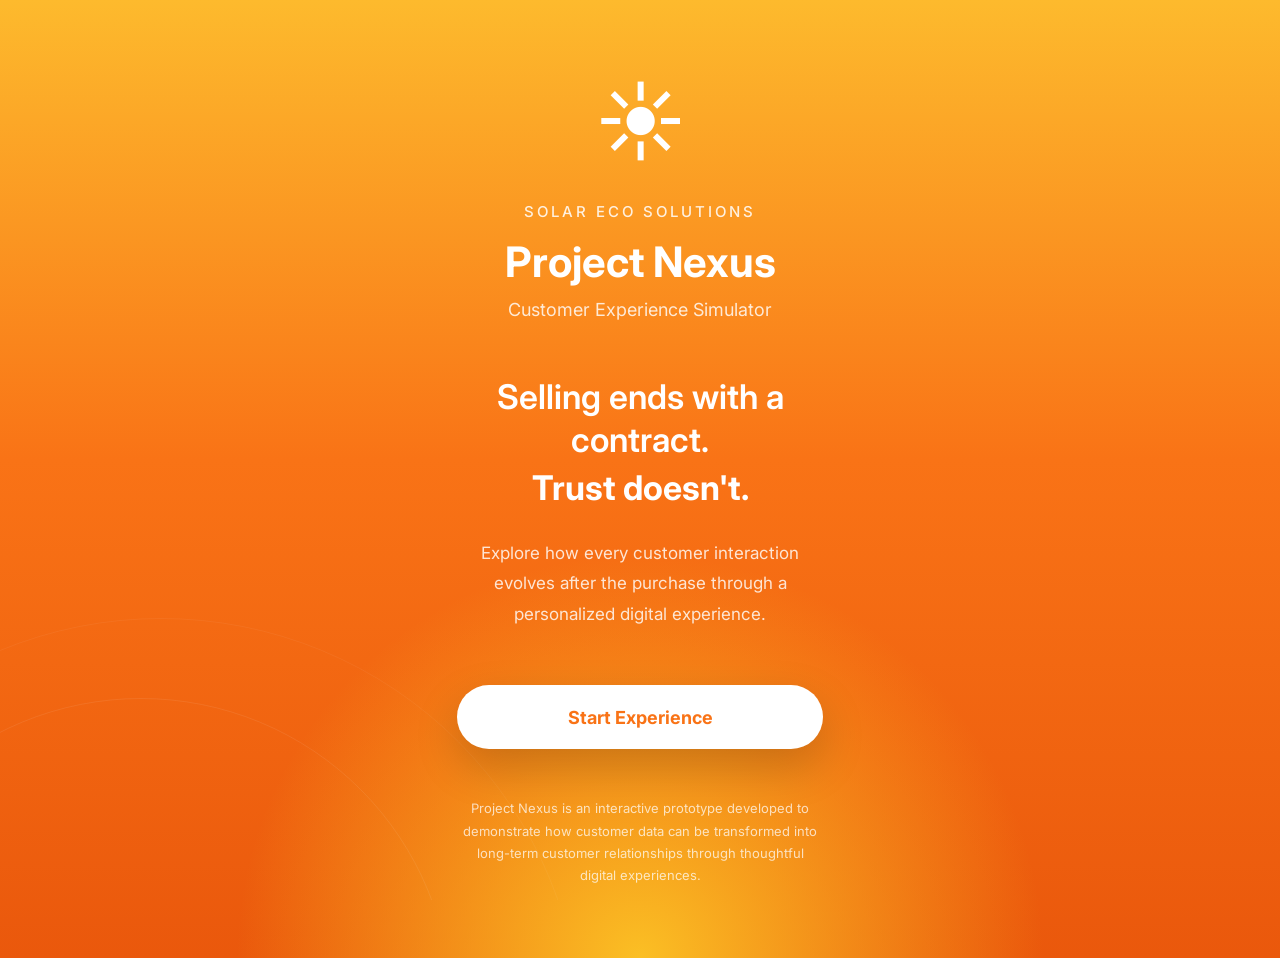
<file: index.html>
<!DOCTYPE html>
<html lang="en">

<head>

    <meta charset="UTF-8">

    <meta
        name="viewport"
        content="width=device-width, initial-scale=1.0">

    <title>Solar Eco Solutions | Project Nexus</title>

    <meta
        name="description"
        content="Project Nexus - Customer Experience Simulator">

    <link
        rel="preconnect"
        href="https://fonts.googleapis.com">

    <link
        rel="preconnect"
        href="https://fonts.gstatic.com"
        crossorigin>

    <link
        href="https://fonts.googleapis.com/css2?family=Inter:wght@300;400;500;600;700;800&display=swap"
        rel="stylesheet">

    <link
        rel="stylesheet"
        href="css/global.css">

    <link
        rel="stylesheet"
        href="css/animations.css">

</head>

<body>

    <div class="background-glow"></div>

    <main class="hero">

        <section class="hero-content">

            <header class="brand fade-down">

                <div class="logo float glow">

                    ☀

                </div>

                <span class="company">

                    Solar Eco Solutions

                </span>

                <h1>

                    Project Nexus

                </h1>

                <p class="subtitle">

                    Customer Experience Simulator

                </p>

            </header>

            <section class="message fade-up">

                <h2>

                    Selling ends with a contract.

                </h2>

                <h2>

                    <strong>Trust doesn't.</strong>

                </h2>

                <p>

                    Explore how every customer interaction evolves after
                    the purchase through a personalized digital experience.

                </p>

            </section>

            <section class="hero-actions fade-up">

                <a

                    href="pages/terms.html"

                    class="primary-button hover-lift"

                    id="startExperience">

                    Start Experience

                </a>

            </section>

        </section>

        <footer class="footer fade">

            <p>

                Project Nexus is an interactive prototype developed to
                demonstrate how customer data can be transformed into
                long-term customer relationships through thoughtful
                digital experiences.

            </p>

        </footer>

    </main>

    <script src="js/storage.js"></script>

    <script src="js/app.js"></script>

</body>

</html>
</file>
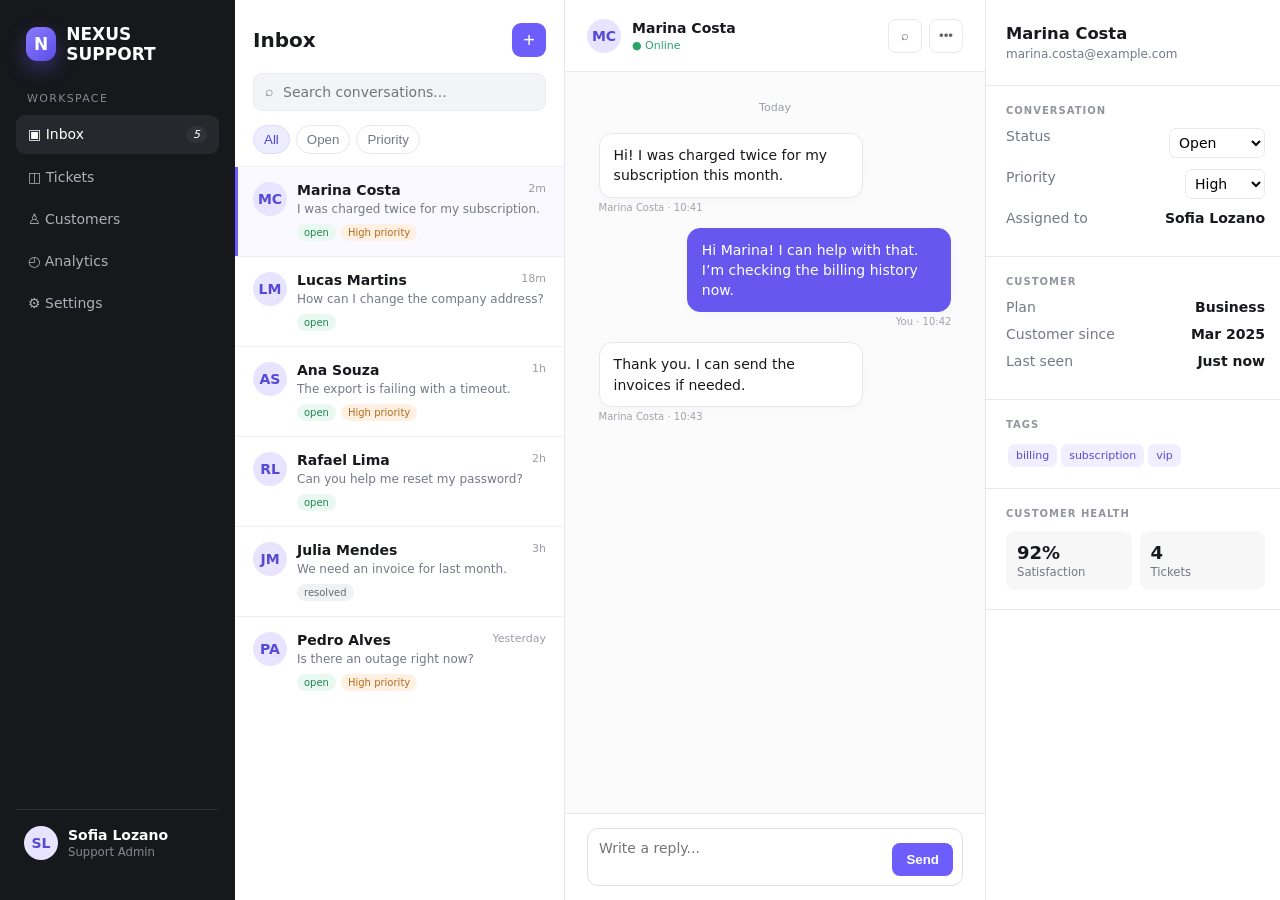
<file: customer-support/index.html>
<!DOCTYPE html>
<html lang="en">
<head>
<meta charset="UTF-8">
<meta name="viewport" content="width=device-width,initial-scale=1.0">
<title>Nexus Support — Customer Support Center</title>
<style>
:root{--bg:#f5f6f8;--panel:#fff;--ink:#17191d;--muted:#747984;--line:#e7e8eb;--accent:#6d5dfc;--accent2:#5144d8;--success:#28a36a;--warning:#e6a23c;--danger:#df5b61;--shadow:0 18px 50px rgba(20,23,31,.08)}*{box-sizing:border-box}body{margin:0;background:var(--bg);color:var(--ink);font:14px Inter,ui-sans-serif,system-ui,-apple-system,BlinkMacSystemFont,"Segoe UI",sans-serif}.app{display:grid;grid-template-columns:235px 330px minmax(420px,1fr) 300px;height:100vh;overflow:hidden}.sidebar{background:#17181c;color:#fff;padding:24px 16px;display:flex;flex-direction:column}.brand{display:flex;align-items:center;gap:10px;padding:0 10px 28px;font-weight:800;font-size:17px}.brand-mark{width:34px;height:34px;border-radius:11px;background:linear-gradient(135deg,#8b7dff,#5b4ce7);display:grid;place-items:center;box-shadow:0 8px 20px rgba(109,93,252,.35)}.workspace{font-size:11px;color:#858992;text-transform:uppercase;letter-spacing:.12em;padding:0 11px 10px}.nav{display:grid;gap:4px}.nav button{border:0;background:transparent;color:#aeb1b9;text-align:left;padding:11px 12px;border-radius:9px;cursor:pointer;font:inherit}.nav button.active,.nav button:hover{background:#26282e;color:#fff}.nav .count{float:right;background:#30323a;padding:2px 7px;border-radius:99px;font-size:11px}.profile{margin-top:auto;border-top:1px solid #2b2d33;padding:16px 8px;display:flex;gap:10px;align-items:center}.avatar{width:34px;height:34px;border-radius:50%;display:grid;place-items:center;background:#e8e4ff;color:#5549d5;font-weight:800}.profile small{color:#858992;display:block;margin-top:2px}.inbox{background:#fff;border-right:1px solid var(--line);display:flex;flex-direction:column;min-width:0}.inbox-head{padding:23px 18px 14px}.inbox-title{display:flex;justify-content:space-between;align-items:center}.inbox-title h2{margin:0;font-size:20px}.compose{border:0;background:var(--accent);color:#fff;width:34px;height:34px;border-radius:9px;font-size:20px;cursor:pointer}.search{margin-top:16px;background:#f3f4f6;border:1px solid #ececef;border-radius:9px;padding:9px 11px;color:var(--muted);display:flex;gap:8px}.search input{border:0;outline:0;background:transparent;width:100%;font:inherit}.filters{display:flex;gap:6px;padding:0 18px 12px;overflow:auto}.filter{border:1px solid var(--line);background:#fff;border-radius:99px;padding:6px 10px;white-space:nowrap;color:var(--muted);cursor:pointer}.filter.active{background:#eeecff;color:var(--accent2);border-color:#ddd9ff}.conversation-list{overflow:auto}.conversation{padding:15px 18px;border-top:1px solid #f0f0f2;cursor:pointer;position:relative}.conversation:hover,.conversation.selected{background:#faf9ff}.conversation.selected:before{content:"";position:absolute;left:0;top:0;bottom:0;width:3px;background:var(--accent)}.row{display:flex;gap:10px}.conversation .avatar{flex:none}.meta{min-width:0;flex:1}.name{font-weight:700}.time{float:right;color:#9a9da5;font-size:11px}.preview{color:var(--muted);white-space:nowrap;overflow:hidden;text-overflow:ellipsis;margin-top:4px;font-size:12px}.badges{display:flex;gap:5px;margin-top:8px}.badge{font-size:10px;border-radius:99px;padding:3px 7px;background:#f0f1f3;color:#666a73}.badge.high{background:#fff0e4;color:#b66a17}.badge.open{background:#e9f8f0;color:#238457}.chat{display:flex;flex-direction:column;min-width:0;background:#fbfbfc}.chat-head{height:72px;border-bottom:1px solid var(--line);background:#fff;padding:15px 22px;display:flex;align-items:center;justify-content:space-between}.customer{display:flex;align-items:center;gap:11px}.customer strong{display:block}.online{font-size:11px;color:var(--success);margin-top:3px}.chat-actions{display:flex;gap:7px}.icon-btn{border:1px solid var(--line);background:#fff;border-radius:8px;width:34px;height:34px;cursor:pointer;color:#60646c}.messages{flex:1;overflow:auto;padding:25px 8%;display:flex;flex-direction:column;gap:15px}.day{text-align:center;color:#999da6;font-size:11px;margin:4px}.bubble-wrap{display:flex;gap:9px;max-width:75%}.bubble-wrap.me{align-self:flex-end;flex-direction:row-reverse}.bubble{padding:11px 14px;border-radius:13px;background:#fff;border:1px solid var(--line);line-height:1.45;box-shadow:0 3px 12px rgba(0,0,0,.025)}.me .bubble{background:#6658ef;color:#fff;border-color:#6658ef}.msg-meta{font-size:10px;color:#a0a3aa;margin-top:4px}.me .msg-meta{text-align:right}.composer{background:#fff;border-top:1px solid var(--line);padding:14px 22px}.composer-box{border:1px solid #dfe0e4;border-radius:11px;padding:9px;display:flex;align-items:end;gap:8px}.composer textarea{resize:none;border:0;outline:0;flex:1;font:inherit;min-height:38px;max-height:100px}.send{border:0;background:var(--accent);color:#fff;border-radius:8px;padding:9px 14px;cursor:pointer;font-weight:700}.details{background:#fff;border-left:1px solid var(--line);overflow:auto}.details-head{padding:24px 20px;border-bottom:1px solid var(--line)}.details-head h3{margin:0 0 4px}.details-head p{margin:0;color:var(--muted);font-size:12px}.detail-section{padding:19px 20px;border-bottom:1px solid var(--line)}.detail-title{text-transform:uppercase;letter-spacing:.1em;color:#92959d;font-size:10px;font-weight:800;margin-bottom:12px}.detail-row{display:flex;justify-content:space-between;gap:10px;margin:11px 0}.detail-row span:first-child{color:var(--muted)}select{border:1px solid var(--line);border-radius:7px;padding:5px;background:#fff;font:inherit}.tag{display:inline-block;background:#f0eeff;color:#5a4bd6;padding:5px 8px;border-radius:7px;margin:2px;font-size:11px}.stat-grid{display:grid;grid-template-columns:1fr 1fr;gap:8px}.stat{background:#f7f7f8;border-radius:9px;padding:11px}.stat b{font-size:18px}.stat small{display:block;color:var(--muted);margin-top:2px}.empty{padding:50px 20px;text-align:center;color:var(--muted)}@media(max-width:1100px){.app{grid-template-columns:70px 300px minmax(420px,1fr)}.sidebar{padding:18px 8px}.brand span,.workspace,.nav button span,.profile .profile-text{display:none}.nav button{text-align:center}.details{display:none}}@media(max-width:760px){.app{grid-template-columns:1fr}.sidebar,.inbox{display:none}.chat{min-width:0}.messages{padding:20px}.bubble-wrap{max-width:88%}}
</style>
</head>
<body>
<div class="app">
<aside class="sidebar">
  <div class="brand"><div class="brand-mark">N</div><span>NEXUS SUPPORT</span></div>
  <div class="workspace">Workspace</div>
  <nav class="nav">
    <button class="active">▣ <span>Inbox</span><i class="count" id="inboxCount">6</i></button>
    <button>◫ <span>Tickets</span></button>
    <button>♙ <span>Customers</span></button>
    <button>◴ <span>Analytics</span></button>
    <button>⚙ <span>Settings</span></button>
  </nav>
  <div class="profile"><div class="avatar">SL</div><div class="profile-text"><b>Sofia Lozano</b><small>Support Admin</small></div></div>
</aside>
<section class="inbox">
  <div class="inbox-head"><div class="inbox-title"><h2>Inbox</h2><button class="compose" title="New conversation">+</button></div><label class="search">⌕ <input id="search" placeholder="Search conversations..."></label></div>
  <div class="filters"><button class="filter active" data-filter="all">All</button><button class="filter" data-filter="open">Open</button><button class="filter" data-filter="high">Priority</button></div>
  <div class="conversation-list" id="conversationList"></div>
</section>
<main class="chat">
  <header class="chat-head"><div class="customer"><div class="avatar" id="chatAvatar">MC</div><div><strong id="chatName">Marina Costa</strong><div class="online">● Online</div></div></div><div class="chat-actions"><button class="icon-btn" title="Call">⌕</button><button class="icon-btn" title="More">•••</button></div></header>
  <div class="messages" id="messages"></div>
  <form class="composer" id="composer"><div class="composer-box"><textarea id="messageInput" rows="1" placeholder="Write a reply..."></textarea><button class="send">Send</button></div></form>
</main>
<aside class="details">
  <div class="details-head"><h3 id="detailName">Marina Costa</h3><p id="detailEmail">marina.costa@example.com</p></div>
  <div class="detail-section"><div class="detail-title">Conversation</div><div class="detail-row"><span>Status</span><select id="status"><option>Open</option><option>Pending</option><option>Resolved</option><option>Closed</option></select></div><div class="detail-row"><span>Priority</span><select id="priority"><option>Low</option><option selected>High</option><option>Urgent</option></select></div><div class="detail-row"><span>Assigned to</span><b>Sofia Lozano</b></div></div>
  <div class="detail-section"><div class="detail-title">Customer</div><div class="detail-row"><span>Plan</span><b>Business</b></div><div class="detail-row"><span>Customer since</span><b>Mar 2025</b></div><div class="detail-row"><span>Last seen</span><b>Just now</b></div></div>
  <div class="detail-section"><div class="detail-title">Tags</div><span class="tag">billing</span><span class="tag">subscription</span><span class="tag">vip</span></div>
  <div class="detail-section"><div class="detail-title">Customer health</div><div class="stat-grid"><div class="stat"><b>92%</b><small>Satisfaction</small></div><div class="stat"><b>4</b><small>Tickets</small></div></div></div>
</aside>
</div>
<script>
const conversations=[
{id:1,name:'Marina Costa',email:'marina.costa@example.com',avatar:'MC',time:'2m',preview:'I was charged twice for my subscription.',priority:'high',status:'open',tags:['billing','subscription'],messages:[['customer','Hi! I was charged twice for my subscription this month.','10:41'],['agent','Hi Marina! I can help with that. I’m checking the billing history now.','10:42'],['customer','Thank you. I can send the invoices if needed.','10:43']]},
{id:2,name:'Lucas Martins',email:'lucas.m@example.com',avatar:'LM',time:'18m',preview:'How can I change the company address?',priority:'low',status:'open',tags:['account'],messages:[['customer','How can I change the company address on our account?','10:24'],['agent','You can update it from Settings → Company profile.','10:25']]},
{id:3,name:'Ana Souza',email:'ana.s@example.com',avatar:'AS',time:'1h',preview:'The export is failing with a timeout.',priority:'high',status:'open',tags:['technical','export'],messages:[['customer','The CSV export keeps failing with a timeout.','09:52'],['agent','Thanks for reporting it. I’m escalating this to our technical team.','09:55']]},
{id:4,name:'Rafael Lima',email:'rafael.l@example.com',avatar:'RL',time:'2h',preview:'Can you help me reset my password?',priority:'low',status:'open',tags:['account'],messages:[['customer','Can you help me reset my password?','08:47'],['agent','Absolutely. I’ve sent a secure reset link to your email.','08:48']]},
{id:5,name:'Julia Mendes',email:'julia.m@example.com',avatar:'JM',time:'3h',preview:'We need an invoice for last month.',priority:'low',status:'resolved',tags:['billing'],messages:[['customer','We need an invoice for last month.','07:33'],['agent','Done — the invoice is available in your billing portal.','07:35']]},
{id:6,name:'Pedro Alves',email:'pedro.a@example.com',avatar:'PA',time:'Yesterday',preview:'Is there an outage right now?',priority:'high',status:'open',tags:['technical'],messages:[['customer','Is there an outage right now?','Yesterday'],['agent','All systems are operational. I’ll investigate your account specifically.','Yesterday']]}
];
let selected=1;let filter='all';
const $=s=>document.querySelector(s);const list=$('#conversationList');
function renderList(){const q=$('#search').value.toLowerCase();list.innerHTML='';conversations.filter(c=>(filter==='all'||c.status===filter||(filter==='high'&&c.priority==='high'))&&(`${c.name} ${c.preview}`.toLowerCase().includes(q))).forEach(c=>{const el=document.createElement('div');el.className='conversation '+(c.id===selected?'selected':'');el.innerHTML=`<div class="row"><div class="avatar">${c.avatar}</div><div class="meta"><span class="name">${c.name}</span><span class="time">${c.time}</span><div class="preview">${c.preview}</div><div class="badges"><span class="badge ${c.status==='open'?'open':''}">${c.status}</span>${c.priority==='high'?'<span class="badge high">High priority</span>':''}</div></div></div>`;el.onclick=()=>{selected=c.id;renderList();renderChat()};list.appendChild(el)});$('#inboxCount').textContent=conversations.filter(c=>c.status==='open').length}
function renderChat(){const c=conversations.find(x=>x.id===selected);$('#chatAvatar').textContent=c.avatar;$('#chatName').textContent=c.name;$('#detailName').textContent=c.name;$('#detailEmail').textContent=c.email;$('#status').value=c.status[0].toUpperCase()+c.status.slice(1);$('#priority').value=c.priority[0].toUpperCase()+c.priority.slice(1);const m=$('#messages');m.innerHTML='<div class="day">Today</div>';c.messages.forEach(([who,text,time])=>{const w=document.createElement('div');w.className='bubble-wrap '+(who==='agent'?'me':'');w.innerHTML=`<div><div class="bubble">${escapeHtml(text)}</div><div class="msg-meta">${who==='agent'?'You':c.name} · ${time}</div></div>`;m.appendChild(w)});m.scrollTop=m.scrollHeight}
function escapeHtml(s){return s.replace(/[&<>'"]/g,c=>({'&':'&amp;','<':'&lt;','>':'&gt;',"'":'&#39;','"':'&quot;'}[c]))}
$('#composer').onsubmit=e=>{e.preventDefault();const input=$('#messageInput');const text=input.value.trim();if(!text)return;const c=conversations.find(x=>x.id===selected);c.messages.push(['agent',text,new Date().toLocaleTimeString([], {hour:'2-digit',minute:'2-digit'})]);c.preview=text;c.time='now';c.status='open';input.value='';renderList();renderChat()};
$('#search').oninput=renderList;document.querySelectorAll('.filter').forEach(b=>b.onclick=()=>{filter=b.dataset.filter;document.querySelectorAll('.filter').forEach(x=>x.classList.remove('active'));b.classList.add('active');renderList()});$('#status').onchange=e=>{conversations.find(x=>x.id===selected).status=e.target.value.toLowerCase();renderList()};$('#priority').onchange=e=>{conversations.find(x=>x.id===selected).priority=e.target.value.toLowerCase();renderList()};
renderList();renderChat();
</script>
</body>
</html>
</file>
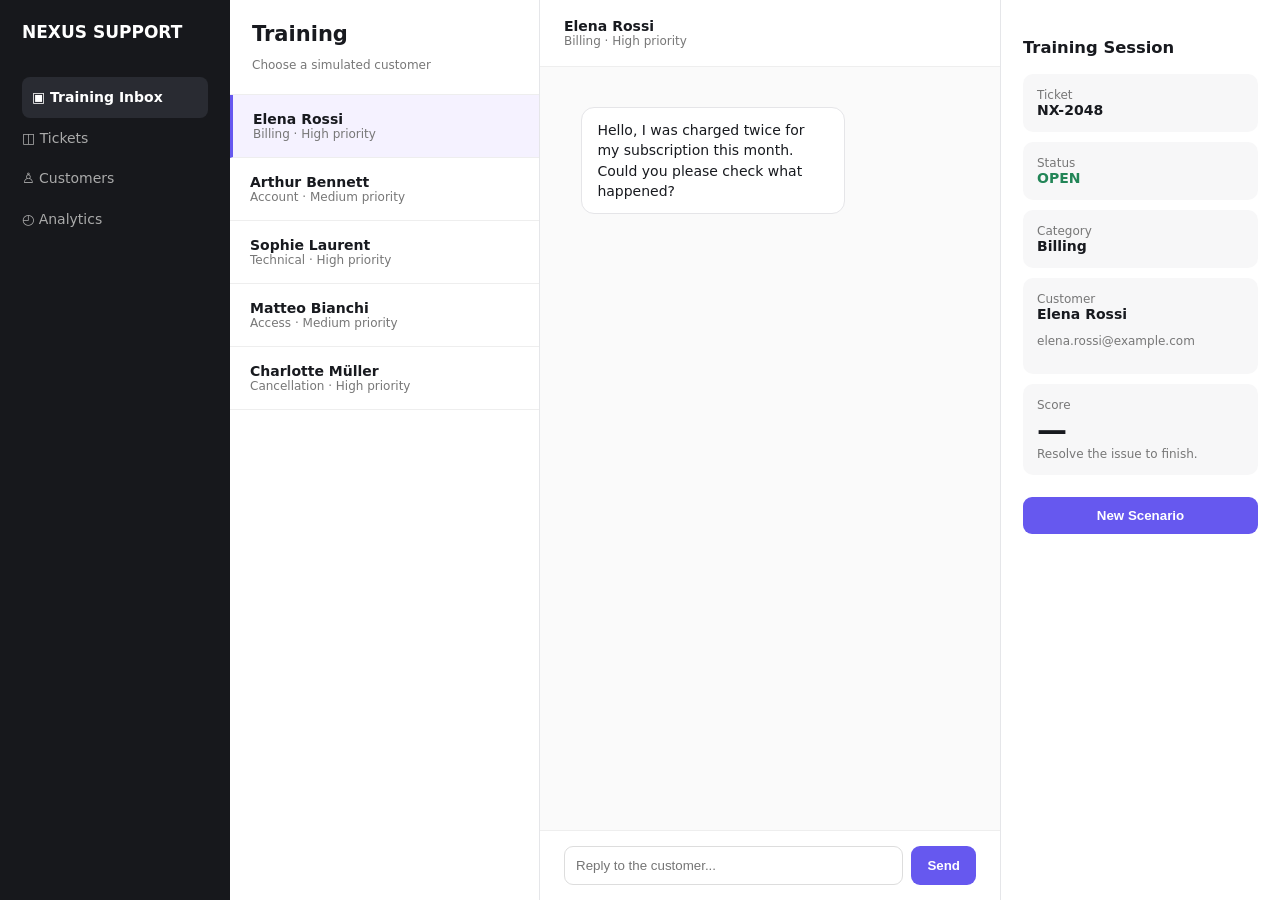
<file: customer-support/training.html>
<!doctype html><html lang="en"><head><meta charset="utf-8"><meta name="viewport" content="width=device-width,initial-scale=1"><title>Nexus Support — Training Simulator</title><style>body{margin:0;background:#f5f6f8;color:#181a1f;font:14px Inter,system-ui,sans-serif}.app{display:grid;grid-template-columns:230px 310px 1fr 280px;height:100vh}.side{background:#17181c;color:#fff;padding:22px}.brand{font-weight:800;font-size:17px;margin-bottom:35px}.nav{color:#aaa;line-height:2.9}.nav b{display:block;background:#292b32;color:#fff;border-radius:8px;padding:0 10px}.inbox,.details,.chat{background:#fff}.inbox{border-right:1px solid #e5e6e9}.head{padding:22px;border-bottom:1px solid #eee}.head h2{margin:0 0 12px}.scenario{padding:16px 20px;border-bottom:1px solid #eee;cursor:pointer}.scenario.active{background:#f5f2ff;border-left:3px solid #6658ef}.muted{color:#777;font-size:12px}.chat{display:flex;flex-direction:column;background:#fafafa}.chathead{background:#fff;padding:18px 24px;border-bottom:1px solid #eee}.messages{flex:1;overflow:auto;padding:28px 9%}.msg{max-width:70%;margin:12px 0}.msg.customer{margin-right:auto}.msg.agent{margin-left:auto;text-align:right}.bubble{display:inline-block;padding:12px 15px;border-radius:13px;background:#fff;border:1px solid #e5e5e8;text-align:left;line-height:1.45}.agent .bubble{background:#6658ef;color:#fff;border-color:#6658ef}.composer{padding:15px 24px;background:#fff;border-top:1px solid #eee;display:flex;gap:8px}.composer input{flex:1;border:1px solid #ddd;border-radius:9px;padding:11px}.composer button,.start{border:0;background:#6658ef;color:#fff;border-radius:9px;padding:11px 16px;font-weight:700;cursor:pointer}.details{border-left:1px solid #e5e6e9;padding:22px}.card{background:#f7f7f8;border-radius:10px;padding:14px;margin:10px 0}.score{font-size:30px;font-weight:800}.status{color:#228557}.scenario-btn{width:100%;margin-top:12px}.tag{display:inline-block;background:#eeeaff;color:#584bd2;border-radius:99px;padding:5px 8px;margin:2px;font-size:11px}@media(max-width:900px){.app{grid-template-columns:70px 260px 1fr}.details{display:none}.side{padding:20px 8px}.brand{font-size:0}.brand:first-letter{font-size:20px}.nav{font-size:0}}@media(max-width:650px){.app{grid-template-columns:1fr}.side,.inbox{display:none}.messages{padding:20px}.msg{max-width:88%}}</style></head><body><div class="app"><aside class="side"><div class="brand">NEXUS SUPPORT</div><div class="nav"><b>▣ Training Inbox</b><div>◫ Tickets</div><div>♙ Customers</div><div>◴ Analytics</div></div></aside><section class="inbox"><div class="head"><h2>Training</h2><div class="muted">Choose a simulated customer</div></div><div id="scenarios"></div></section><main class="chat"><header class="chathead"><b id="name">Elena Rossi</b><div class="muted" id="issue">Billing · High priority</div></header><div class="messages" id="messages"></div><form class="composer" id="form"><input id="input" autocomplete="off" placeholder="Reply to the customer..."><button>Send</button></form></main><aside class="details"><h3>Training Session</h3><div class="card"><div class="muted">Ticket</div><b id="ticket">NX-2048</b></div><div class="card"><div class="muted">Status</div><b class="status" id="status">OPEN</b></div><div class="card"><div class="muted">Category</div><b id="category">Billing</b></div><div class="card"><div class="muted">Customer</div><b id="customer">Elena Rossi</b><p class="muted">elena.rossi@example.com</p></div><div class="card"><div class="muted">Score</div><div class="score" id="score">—</div><div class="muted">Resolve the issue to finish.</div></div><button class="start scenario-btn" id="new">New Scenario</button></aside></div><script>const scenarios=[{name:'Elena Rossi',issue:'Billing · High priority',ticket:'NX-2048',category:'Billing',tags:['billing','subscription'],opening:'Hello, I was charged twice for my subscription this month. Could you please check what happened?',keywords:['refund','duplicate','charged','charge','billing'],success:'Thank you. I can see the duplicate charge has been addressed. I appreciate your help.'},{name:'Arthur Bennett',issue:'Account · Medium priority',ticket:'NX-2049',category:'Account',tags:['account','profile'],opening:'Hi, I need to change the company address on our account. Where can I do that?',keywords:['address','profile','settings','account'],success:'Perfect, I found the company profile settings. Thanks for guiding me.'},{name:'Sophie Laurent',issue:'Technical · High priority',ticket:'NX-2050',category:'Technical',tags:['export','bug'],opening:'Our CSV export keeps timing out. We need the report for a client today.',keywords:['export','timeout','technical','bug','escalate'],success:'That makes sense. Thanks for escalating this and explaining what will happen next.'},{name:'Matteo Bianchi',issue:'Access · Medium priority',ticket:'NX-2051',category:'Access',tags:['password','login'],opening:'I cannot sign in because I forgot my password. Can you help me regain access?',keywords:['password','reset','login','sign in','access'],success:'I received the reset instructions. I am back in. Thank you!'},{name:'Charlotte Müller',issue:'Cancellation · High priority',ticket:'NX-2052',category:'Subscription',tags:['cancel','subscription'],opening:'I would like to cancel our subscription. Please tell me what happens next.',keywords:['cancel','cancellation','subscription','close'],success:'Understood. Thank you for explaining the cancellation process clearly.'}];let current=0,history=[],resolved=false;const $=x=>document.querySelector(x);function renderScenarios(){scenarios.forEach((s,i)=>{let d=document.createElement('div');d.className='scenario '+(i===0?'active':'');d.innerHTML='<b>'+s.name+'</b><div class="muted">'+s.issue+'</div>';d.onclick=()=>load(i);$('#scenarios').appendChild(d)})}function load(i){current=i;resolved=false;history=[];document.querySelectorAll('.scenario').forEach((x,j)=>x.classList.toggle('active',j===i));let s=scenarios[i];$('#name').textContent=s.name;$('#issue').textContent=s.issue;$('#ticket').textContent=s.ticket;$('#category').textContent=s.category;$('#customer').textContent=s.name;$('#status').textContent='OPEN';$('#score').textContent='—';$('#messages').innerHTML='';add('customer',s.opening)}function add(who,text){history.push({who,text});let d=document.createElement('div');d.className='msg '+who;d.innerHTML='<div class="bubble">'+escapeHtml(text)+'</div>';$('#messages').appendChild(d);$('#messages').scrollTop=$('#messages').scrollHeight}function escapeHtml(x){return x.replace(/[&<>"']/g,c=>({'&':'&amp;','<':'&lt;','>':'&gt;','"':'&quot;',"'":'&#39;'}[c]))}function autoReply(text){let s=scenarios[current],t=text.toLowerCase();if(s.keywords.some(k=>t.includes(k))&&!resolved){resolved=true;$('#status').textContent='RESOLVED';$('#score').textContent='94/100';setTimeout(()=>add('customer',s.success),700);return}if(t.length<12){setTimeout(()=>add('customer','Could you please give me a little more detail? I want to make sure I understand the issue correctly.'),700);return}setTimeout(()=>add('customer','Thanks for looking into this. What would be the next step from here?'),700)}$('#form').onsubmit=e=>{e.preventDefault();let x=$('#input'),t=x.value.trim();if(!t)return;add('agent',t);x.value='';autoReply(t)};$('#new').onclick=()=>load(Math.floor(Math.random()*scenarios.length));renderScenarios();load(0);</script></body></html>
</file>
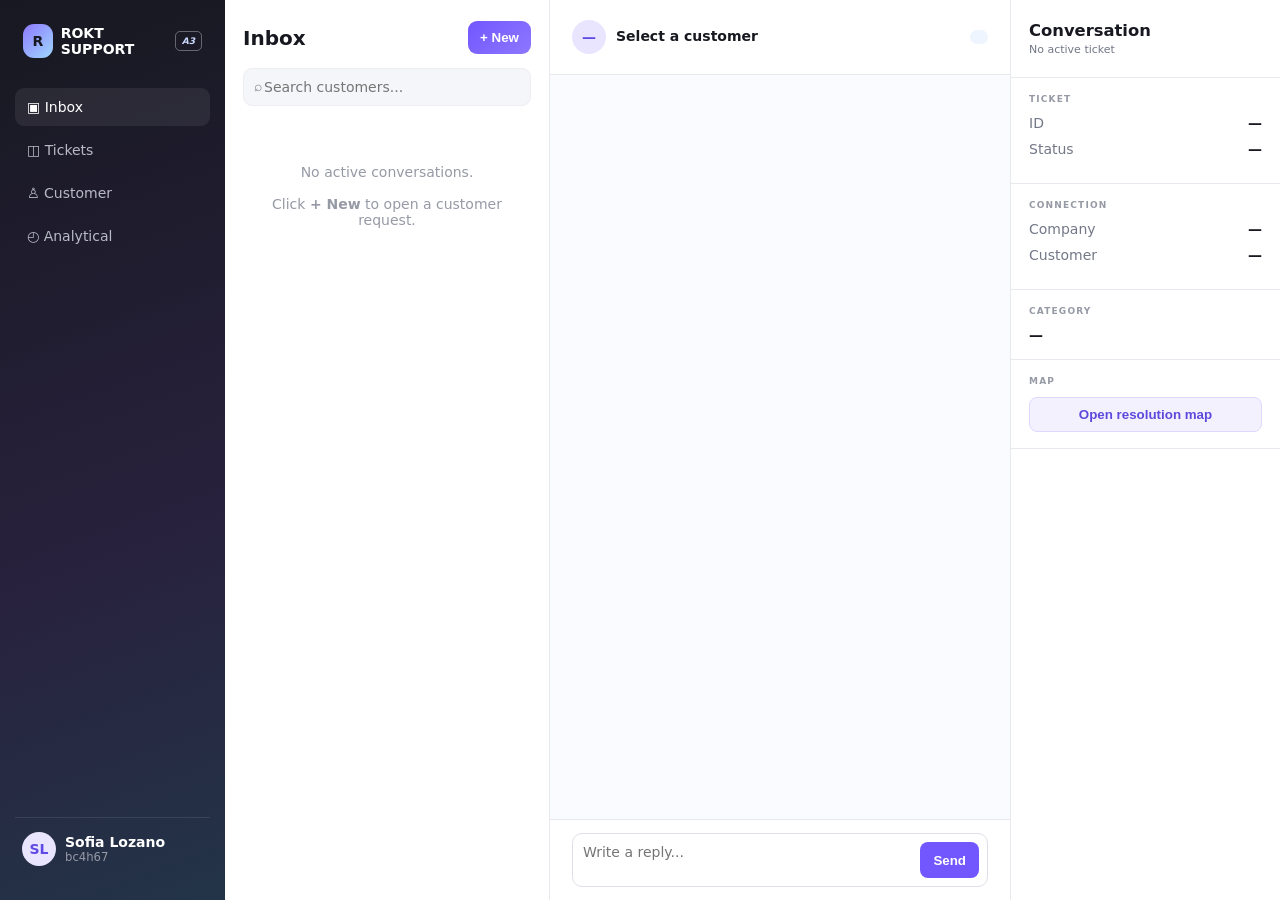
<file: pages/customer-support.html>
<!doctype html><html lang="en"><head><meta charset="utf-8"><meta name="viewport" content="width=device-width,initial-scale=1"><title>ROKT Support A3</title><style>:root{--p:#7257ff;--b:#a9d9ff;--ink:#171820;--muted:#737887;--line:#e8e9ef}*{box-sizing:border-box}html,body{height:100%;margin:0;overflow:hidden}body{background:linear-gradient(135deg,#f8f9ff,#eef7ff,#f6f1ff);color:var(--ink);font:14px Inter,system-ui,sans-serif}.app{display:grid;grid-template-columns:225px 325px minmax(430px,1fr) 270px;height:100dvh;min-height:0;overflow:hidden}.side{background:linear-gradient(160deg,#171820,#28213d 60%,#233448);color:#fff;padding:20px 15px;display:flex;flex-direction:column}.logo{display:flex;align-items:center;gap:8px;padding:4px 8px 30px;font-weight:850}.mark{width:34px;height:34px;border-radius:11px;background:linear-gradient(135deg,#8d79ff,#9fd8ff);display:grid;place-items:center;color:#171820;font-weight:900}.a3{font-size:9px;padding:4px 6px;border:1px solid #ffffff55;border-radius:5px;color:#cbd9ff}.nav{display:grid;gap:5px}.nav a{color:#b8bac5;text-decoration:none;padding:11px 12px;border-radius:9px}.nav a:hover,.nav a.active{background:#ffffff12;color:#fff}.user{margin-top:auto;border-top:1px solid #ffffff18;padding:14px 7px;display:flex;gap:9px;align-items:center}.avatar{width:34px;height:34px;border-radius:50%;display:grid;place-items:center;background:#e9e5ff;color:#5e4ae5;font-weight:800;flex:none}.user small{display:block;color:#9699a6}.inbox{background:#fff;border-right:1px solid var(--line);display:flex;flex-direction:column;min-height:0;overflow:hidden}.head{padding:21px 18px 13px;flex:0 0 auto}.headrow{display:flex;justify-content:space-between;align-items:center}.head h2{margin:0;font-size:20px}.new{border:0;background:linear-gradient(135deg,var(--p),#8d77ff);color:#fff;border-radius:9px;padding:9px 12px;font-weight:700;cursor:pointer}.search{margin-top:14px;background:#f5f6f9;border:1px solid #eeeef2;border-radius:9px;padding:9px 10px;display:flex;color:var(--muted)}.search input{border:0;background:transparent;outline:0;width:100%;font:inherit}.list{overflow-y:auto;overflow-x:hidden;min-height:0;flex:1}.empty{padding:45px 25px;text-align:center;color:#969aa5}.conversation{padding:14px 18px;border-top:1px solid #f0f0f3;cursor:pointer;position:relative}.conversation.selected{background:linear-gradient(90deg,#faf9ff,#f8fbff)}.conversation.selected:before{content:"";position:absolute;left:0;top:0;bottom:0;width:3px;background:linear-gradient(var(--p),var(--b))}.row{display:flex;gap:10px}.meta{min-width:0;flex:1}.preview{color:var(--muted);white-space:nowrap;overflow:hidden;text-overflow:ellipsis;font-size:12px;margin-top:4px}.company{font-size:10px;color:#5d4de0;margin-top:6px;font-weight:700}.badge{font-size:9px;border-radius:99px;padding:3px 7px;background:#e9f9f2;color:#25825e;display:inline-block;margin-top:6px}.chat{display:flex;flex-direction:column;min-width:0;min-height:0;height:100%;overflow:hidden;background:#fafbfe}.chathead{height:75px;flex:0 0 75px;background:#fff;border-bottom:1px solid var(--line);padding:14px 22px;display:flex;align-items:center;justify-content:space-between}.customer{display:flex;gap:10px;align-items:center}.customer strong{display:block}.online{font-size:10px;color:#27976b;margin-top:3px}.pill{background:#eef5ff;color:#4f5d85;border-radius:8px;padding:7px 9px;font-size:11px}.messages{flex:1 1 auto;min-height:0;overflow-y:auto;overflow-x:hidden;padding:26px 8%;display:flex;flex-direction:column;gap:13px;scroll-behavior:smooth}.msg{max-width:74%}.msg.agent{align-self:flex-end;text-align:right}.bubble{display:inline-block;padding:11px 14px;border-radius:13px;background:#fff;border:1px solid var(--line);line-height:1.45;box-shadow:0 4px 18px #4d4b6510;text-align:left}.agent .bubble{background:linear-gradient(135deg,#7358ff,#8e79ff);color:#fff;border-color:transparent}.metaMsg{font-size:9px;color:#999da8;margin-top:4px}.composer{background:#fff;border-top:1px solid var(--line);padding:13px 22px;flex:0 0 auto;position:relative;z-index:2}.compose{display:flex;gap:8px;border:1px solid #dddfe6;border-radius:10px;padding:8px;background:#fff}.compose textarea{flex:1;border:0;outline:0;resize:none;font:inherit;min-height:34px;max-height:110px}.send{border:0;background:var(--p);color:#fff;border-radius:8px;padding:8px 13px;font-weight:700;cursor:pointer}.details{background:#fff;border-left:1px solid var(--line);overflow:auto;min-height:0}.detailHead{padding:21px 18px;border-bottom:1px solid var(--line)}.detailHead h3{margin:0 0 3px}.muted{color:var(--muted);font-size:11px}.section{padding:16px 18px;border-bottom:1px solid var(--line)}.title{font-size:9px;text-transform:uppercase;letter-spacing:.13em;color:#969aa5;font-weight:800;margin-bottom:11px}.rowD{display:flex;justify-content:space-between;margin:10px 0;gap:10px}.rowD span{color:var(--muted)}.mapBtn{width:100%;border:1px solid #ddd8ff;background:#f4f1ff;color:#5d49dc;border-radius:8px;padding:9px;font-weight:700;cursor:pointer}.modal{display:none;position:fixed;inset:0;background:#10111a88;z-index:5;place-items:center}.modal.show{display:grid}.modalbox{width:min(680px,90vw);max-height:85vh;overflow:auto;background:#fff;border-radius:16px;padding:22px}.close{float:right;border:0;background:#f1f1f4;border-radius:7px;padding:6px 9px;cursor:pointer}.node{padding:12px;border:1px solid var(--line);border-radius:9px;margin:8px 0;background:linear-gradient(90deg,#faf9ff,#f2faff)}.node b{color:#5d49dc}@media(max-width:1050px){.app{grid-template-columns:70px 300px minmax(400px,1fr)}.side{padding:18px 8px}.logo span,.nav span,.user .utext{display:none}.details{display:none}}@media(max-width:700px){.app{grid-template-columns:1fr}.side,.inbox{display:none}.messages{padding:20px}.msg{max-width:88%}}</style></head><body><div class="app"><aside class="side"><div class="logo"><div class="mark">R</div><span>ROKT SUPPORT</span><i class="a3">A3</i></div><nav class="nav"><a class="active" href="customer-support.html">▣ <span>Inbox</span></a><a href="tickets.html">◫ <span>Tickets</span></a><a href="customers.html">♙ <span>Customer</span></a><a href="analytical.html">◴ <span>Analytical</span></a></nav><div class="user"><div class="avatar">SL</div><div class="utext"><b>Sofia Lozano</b><small>bc4h67</small></div></div></aside><section class="inbox"><div class="head"><div class="headrow"><h2>Inbox</h2><button class="new" id="new">+ New</button></div><label class="search">⌕ <input id="search" placeholder="Search customers..."></label></div><div class="list" id="list"><div class="empty">No active conversations.<br><br>Click <b>+ New</b> to open a customer request.</div></div></section><main class="chat"><header class="chathead"><div class="customer"><div class="avatar" id="avatar">—</div><div><strong id="name">Select a customer</strong><div class="online" id="online"></div></div></div><div class="pill" id="company"></div></header><div class="messages" id="messages"></div><form class="composer" id="form"><div class="compose"><textarea id="input" placeholder="Write a reply..."></textarea><button class="send">Send</button></div></form></main><aside class="details"><div class="detailHead"><h3>Conversation</h3><div class="muted" id="sideName">No active ticket</div></div><div class="section"><div class="title">Ticket</div><div class="rowD"><span>ID</span><b id="ticket">—</b></div><div class="rowD"><span>Status</span><b id="status">—</b></div></div><div class="section"><div class="title">Connection</div><div class="rowD"><span>Company</span><b id="sideCompany">—</b></div><div class="rowD"><span>Customer</span><b id="sideCustomer">—</b></div></div><div class="section"><div class="title">Category</div><b id="category">—</b></div><div class="section"><div class="title">Map</div><button class="mapBtn" id="mapBtn">Open resolution map</button></div></aside></div><div class="modal" id="modal"><div class="modalbox"><button class="close" id="close">×</button><h3 id="mapTitle">Resolution map</h3><div id="map"></div></div></div><script>const clients=[['Elena Rossi','Italy','Netflix','Billing','High','ER','I was charged twice for my subscription this month.'],['Arthur Bennett','United Kingdom','Amazon','Account','Open','AB','I need to change the company address on our account.'],['Sophie Laurent','France','Airbnb','Technical','High','SL','Our export keeps timing out and we need the report today.'],['Matteo Bianchi','Italy','Samsung','Access','Open','MB','I cannot sign in after trying to reset my password.'],['Charlotte Müller','Germany','Adobe','Subscription','Open','CM','I have a question about our renewal and cancellation options.'],['Liam O’Connor','Ireland','Microsoft','Technical','High','LO','The desktop application crashes after the latest update.'],['Isabella Romano','Italy','Spotify','Billing','Open','IR','There is an unexpected charge on our monthly plan.'],['Hugo Martin','France','Booking.com','Booking','Open','HM','I need to correct the details of a reservation.'],['Amelia Smith','United Kingdom','Apple','Account','Open','AS','I need help changing information on my account.'],['Lukas Weber','Germany','BMW','Technical','High','LW','The connected service is not syncing correctly.'],['Inês Duarte','Portugal','Zalando','Delivery','Open','ID','The order delivery status has not changed.'],['Freja Nielsen','Denmark','LEGO','Order','Open','FN','My order arrived with a missing item.'],['Sofia Papadopoulos','Greece','Revolut','Payments','High','SP','My card payment was declined unexpectedly.'],['Noah Dubois','France','Decathlon','Returns','Open','ND','I would like to arrange a product return.'],['Emma Johansson','Sweden','IKEA','Delivery','Open','EJ','I need to change my delivery window.'],['Oliver Brown','United Kingdom','Canva','Account','Open','OB','Workspace permissions need to be changed.'],['Clara Rossi','Italy','Gucci','Order','High','CR','My order status has not updated.'],['Maximilian Fischer','Germany','SAP','Technical','Open','MF','The integration endpoint is returning an error.'],['Aoife Murphy','Ireland','HubSpot','Account','Open','AM','A user needs their access changed.'],['Camille Bernard','France','L’Oréal','Product','Open','CB','I need verified product information.'],['João Pereira','Portugal','Farfetch','Returns','Open','JP','The return label was not generated.'],['Nora Hansen','Norway','Spotify','Billing','Open','NH','The invoice details are incorrect.'],['Elias Andersson','Sweden','Volvo','Technical','High','EA','The vehicle app connection is unavailable.'],['Anna Kowalska','Poland','Booking.com','Booking','Open','AK','The reservation date needs correction.'],['Mia Rossi','Switzerland','Nestlé','Product','Open','MR','I need information about a product.'],['Felix Schneider','Austria','Red Bull','Billing','Open','FS','The invoice payment appears duplicated.'],['Laura Sánchez','Spain','Inditex','Order','Open','LS','The order arrived later than expected.'],['Thomas Evans','United Kingdom','HSBC','Payments','High','TE','My transfer is still pending.'],['Elise Martin','France','Louis Vuitton','Returns','Open','EM','I need assistance with a return.'],['Daniel Novak','Czech Republic','Siemens','Technical','Open','DN','The device integration needs troubleshooting.']];const replies={Billing:['I understand. Could you confirm the date and amount of the charge?','Thank you. I am checking the billing details now.','Could you confirm which transaction you do not recognize?'],Account:['Of course. Could you confirm the account details you want changed?','Thanks. I am checking the account permissions now.','I just need to verify the requested change.'],Technical:['Thanks for the details. What device and version are you using?','Does the issue happen every time?','I am checking the available troubleshooting steps.'],Access:['What error do you see when signing in?','Have you already received the password reset email?','I will guide you through the secure recovery steps.'],Subscription:['Could you confirm the plan you are currently on?','I am checking the subscription terms now.','I will clarify the available options for you.'],Booking:['Could you confirm the reservation reference?','I am checking the modification rules for this booking.','Let me verify what can be changed.'],Delivery:['Could you confirm the order reference?','I am checking the latest delivery status.','I will review the carrier information.'],Order:['Could you confirm the order reference?','I am checking the fulfillment status now.','Let me verify the latest update.'],Returns:['Could you confirm the order reference?','I am checking the return eligibility.','I will verify the return instructions.'],Payments:['Could you confirm the transaction time?','I am checking the payment authorization status.','I will review the payment details carefully.'],Product:['Could you tell me which product you mean?','I am checking the verified product information.','I will make sure the details are accurate.']};const resolution={Billing:['refund','refunded','duplicate','credit','chargeback'],Account:['updated','update','changed','change','address'],Technical:['fixed','resolved','solution','restart','reinstall','escalated'],Access:['reset','password','login','access','signed'],Subscription:['cancel','cancelled','renew','renewal','plan'],Booking:['updated','changed','reservation','booking'],Delivery:['delivered','tracking','delivery','carrier','reschedule'],Order:['replacement','shipped','status','order'],Returns:['return','label','refund'],Payments:['approved','processed','payment','transfer'],Product:['information','details','product']};let active=[],current=null,msgCount=0;const $=s=>document.querySelector(s);function esc(s){return s.replace(/[&<>"']/g,c=>({'&':'&amp;','<':'&lt;','>':'&gt;','"':'&quot;',"'":'&#39;'}[c]))}function scrollBottom(){requestAnimationFrame(()=>{$('#messages').scrollTop=$('#messages').scrollHeight})}function add(w,text){msgCount++;const d=document.createElement('div');d.className='msg '+(w==='agent'?'agent':'');d.innerHTML='<div><div class="bubble">'+esc(text)+'</div><div class="metaMsg">'+(w==='agent'?'Sofia Lozano':clients[current][0])+'</div></div>';$('#messages').appendChild(d);scrollBottom()}function render(){const q=$('#search').value.toLowerCase();const list=$('#list');list.innerHTML='';const shown=active.filter(i=>clients[i].join(' ').toLowerCase().includes(q));if(!shown.length){list.innerHTML='<div class="empty">No active conversations.<br><br>Click <b>+ New</b> to open a customer request.</div>';return}shown.forEach(i=>{const c=clients[i],d=document.createElement('div');d.className='conversation '+(i===current?'selected':'');d.innerHTML='<div class="row"><div class="avatar">'+c[5]+'</div><div class="meta"><b>'+c[0]+'</b><div class="preview">'+c[6]+'</div><div class="company">'+c[2]+'</div><span class="badge">'+c[4]+'</span></div></div>';d.onclick=()=>open(i);list.appendChild(d)})}function reset(){current=null;$('#avatar').textContent='—';$('#name').textContent='Select a customer';$('#online').textContent='';$('#company').textContent='';$('#messages').innerHTML='';$('#sideName').textContent='No active ticket';$('#ticket').textContent='—';$('#status').textContent='—';$('#sideCompany').textContent='—';$('#sideCustomer').textContent='—';$('#category').textContent='—'}function open(i){current=i;msgCount=0;const c=clients[i];$('#avatar').textContent=c[5];$('#name').textContent=c[0];$('#online').textContent='● Connected';$('#company').textContent=c[2]+' · Customer';$('#sideName').textContent=c[0];$('#ticket').textContent='RK-'+(10428+i);$('#status').textContent='Open';$('#sideCompany').textContent=c[2];$('#sideCustomer').textContent=c[0];$('#category').textContent=c[3];$('#messages').innerHTML='';add('customer',c[6]);render()}function finish(){if(current===null)return;$('#status').textContent='Resolved';const done=current;setTimeout(()=>{active=active.filter(i=>i!==done);reset();render()},900)}function customerReply(text){const c=clients[current],low=text.toLowerCase(),arr=replies[c[3]]||replies.Account;const canResolve=msgCount>=9&&resolution[c[3]].some(k=>low.includes(k));setTimeout(()=>{if(current===null)return;add('customer',canResolve?'Thank you, that resolves my issue. I appreciate your help.':arr[Math.floor(Math.random()*arr.length)]);if(canResolve)setTimeout(finish,700)},650)}$('#form').onsubmit=e=>{e.preventDefault();if(current===null)return;const input=$('#input'),text=input.value.trim();if(!text)return;add('agent',text);input.value='';if(msgCount>=18){setTimeout(()=>{add('customer','Thank you. I have everything I need now. The issue is resolved.');setTimeout(finish,700)},650)}else customerReply(text)};$('#new').onclick=()=>{const available=clients.map((_,i)=>i).filter(i=>!active.includes(i));if(!available.length){alert('No new customer requests available.');return}const i=available[Math.floor(Math.random()*available.length)];active.push(i);open(i)};$('#search').oninput=render;const maps={Billing:['Identify transaction','Check billing history','Confirm issue','Apply billing policy','Resolve and confirm'],Technical:['Identify environment','Check incident','Collect diagnostics','Apply fix or escalate','Confirm restoration'],Account:['Verify account','Identify change','Check permissions','Apply policy','Confirm update'],Access:['Verify identity','Check access','Secure recovery','Confirm login'],Subscription:['Check plan','Review terms','Apply requested action','Confirm effective date'],Booking:['Verify reservation','Check policy','Update booking','Confirm details'],Delivery:['Check tracking','Review carrier','Confirm delivery action'],Order:['Verify order','Check fulfillment','Resolve request','Confirm outcome'],Returns:['Verify eligibility','Apply return policy','Issue instructions','Confirm next step'],Payments:['Check transaction','Review authorization','Resolve or escalate','Confirm outcome'],Product:['Identify product','Check knowledge','Provide verified information','Confirm need']};$('#mapBtn').onclick=()=>{if(current===null)return;const c=clients[current],steps=maps[c[3]]||maps.Account;$('#mapTitle').textContent=c[3]+' · Resolution map';$('#map').innerHTML=steps.map((x,n)=>'<div class="node"><b>'+String(n+1).padStart(2,'0')+'</b> · '+x+'</div>').join('');$('#modal').classList.add('show')};$('#close').onclick=()=>$('#modal').classList.remove('show');render();</script></body></html>
</file>
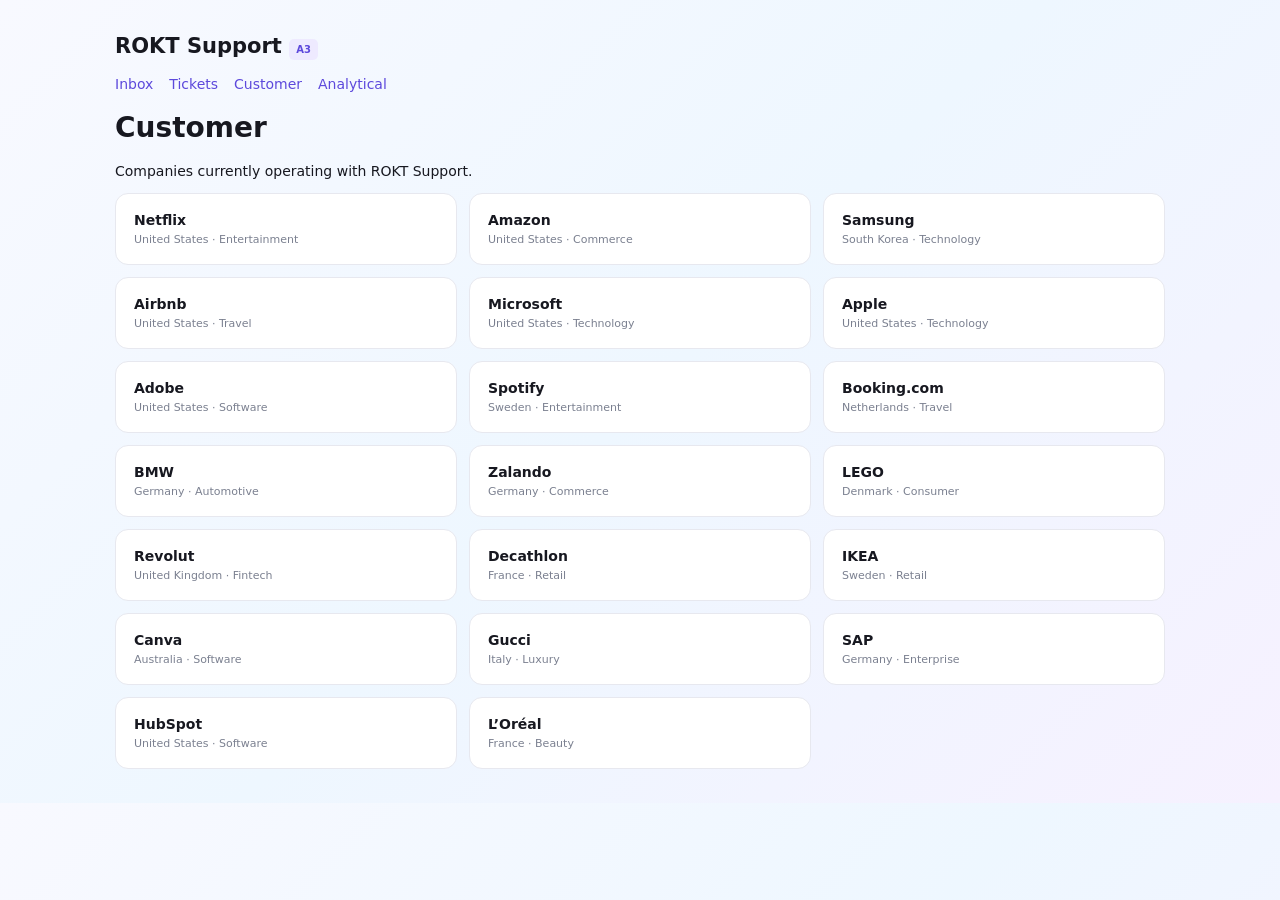
<file: pages/customers.html>
<!doctype html><html><head><meta charset="utf-8"><meta name="viewport" content="width=device-width,initial-scale=1"><title>ROKT Support — Customers</title><style>body{margin:0;font:14px Inter,system-ui;background:linear-gradient(135deg,#f8f9ff,#eef7ff,#f6f1ff);color:#171820}.wrap{max-width:1050px;margin:auto;padding:34px}.brand{font-size:21px;font-weight:850}.brand span{font-size:10px;background:#eeeaff;color:#5d49dc;padding:5px 7px;border-radius:5px}.nav{margin:18px 0}.nav a{margin-right:16px;color:#5d49dc;text-decoration:none}.grid{display:grid;grid-template-columns:repeat(3,1fr);gap:12px}.card{background:#fff;border:1px solid #e7e8ef;border-radius:13px;padding:18px}.country{font-size:11px;color:#7b8090;margin-top:5px}@media(max-width:700px){.grid{grid-template-columns:1fr 1fr}.wrap{padding:20px}}</style></head><body><div class="wrap"><div class="brand">ROKT Support <span>A3</span></div><div class="nav"><a href="customer-support.html">Inbox</a><a href="tickets.html">Tickets</a><a href="customers.html">Customer</a><a href="analytical.html">Analytical</a></div><h1>Customer</h1><p>Companies currently operating with ROKT Support.</p><div class="grid" id="grid"></div></div><script>const x=[['Netflix','United States','Entertainment'],['Amazon','United States','Commerce'],['Samsung','South Korea','Technology'],['Airbnb','United States','Travel'],['Microsoft','United States','Technology'],['Apple','United States','Technology'],['Adobe','United States','Software'],['Spotify','Sweden','Entertainment'],['Booking.com','Netherlands','Travel'],['BMW','Germany','Automotive'],['Zalando','Germany','Commerce'],['LEGO','Denmark','Consumer'],['Revolut','United Kingdom','Fintech'],['Decathlon','France','Retail'],['IKEA','Sweden','Retail'],['Canva','Australia','Software'],['Gucci','Italy','Luxury'],['SAP','Germany','Enterprise'],['HubSpot','United States','Software'],['L’Oréal','France','Beauty']];document.getElementById('grid').innerHTML=x.map(a=>`<div class="card"><b>${a[0]}</b><div class="country">${a[1]} · ${a[2]}</div></div>`).join('')</script></body></html>
</file>
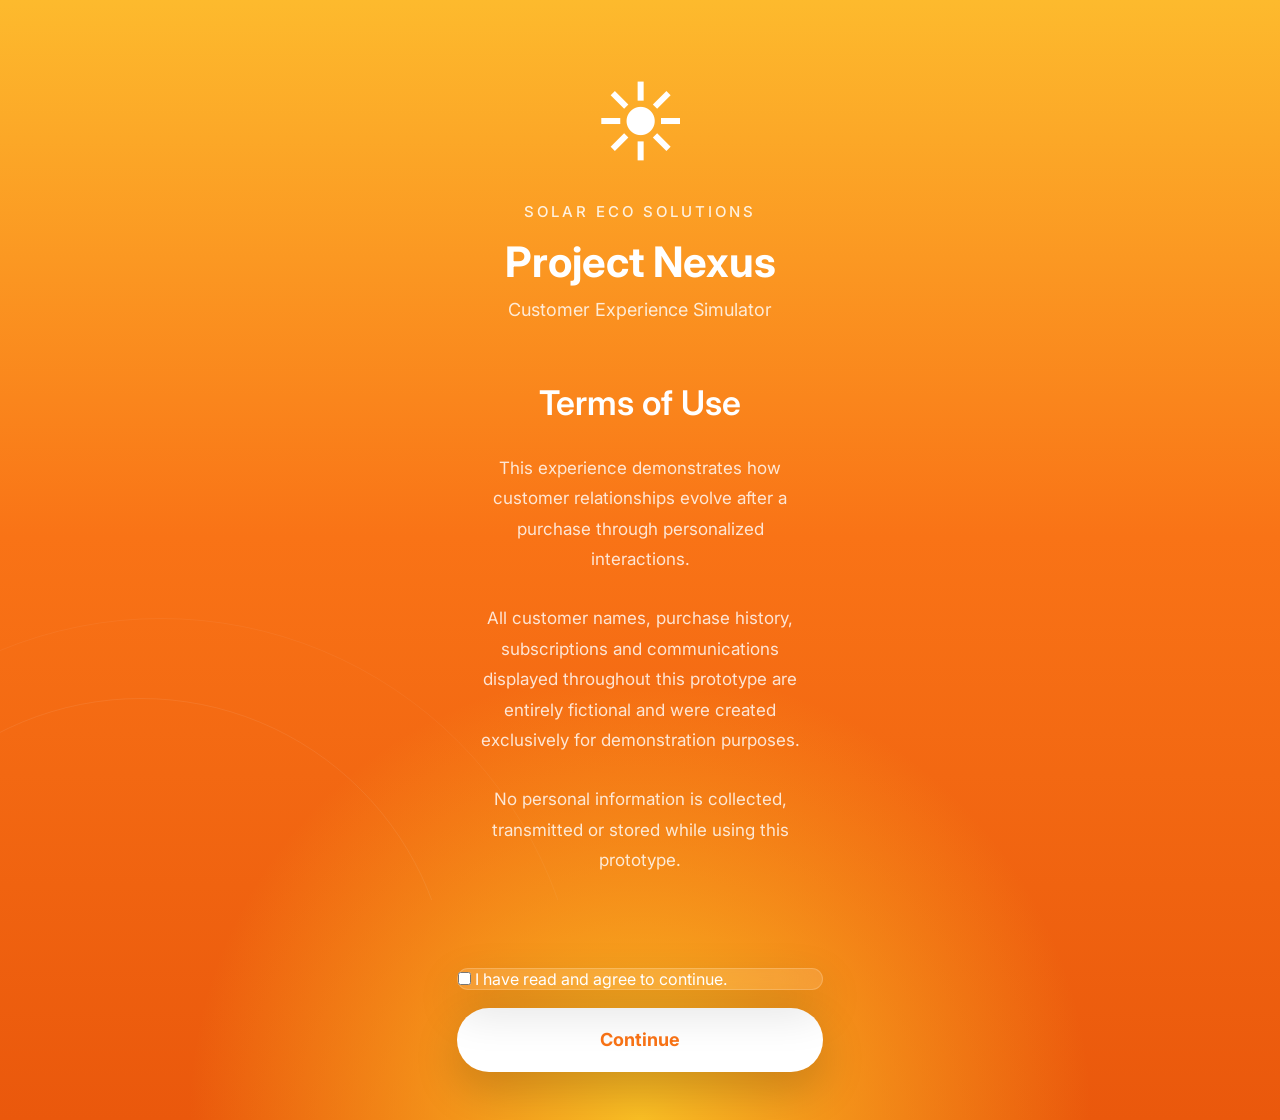
<file: pages/terms.html>
<!DOCTYPE html>

<html lang="en">

<head>

    <meta charset="UTF-8">

    <meta
        name="viewport"
        content="width=device-width, initial-scale=1.0">

    <title>

        Terms of Use | Project Nexus

    </title>

    <link
        rel="preconnect"
        href="https://fonts.googleapis.com">

    <link
        rel="preconnect"
        href="https://fonts.gstatic.com"
        crossorigin>

    <link
        href="https://fonts.googleapis.com/css2?family=Inter:wght@300;400;500;600;700&display=swap"
        rel="stylesheet">

    <link
        rel="stylesheet"
        href="../css/global.css">

    <link
        rel="stylesheet"
        href="../css/animations.css">

</head>

<body>

<div class="background-glow"></div>

<main class="hero">

    <section class="hero-content">

        <header class="brand fade-down">

            <div class="logo float glow">

                ☀

            </div>

            <span class="company">

                Solar Eco Solutions

            </span>

            <h1>

                Project Nexus

            </h1>

            <p class="subtitle">

                Customer Experience Simulator

            </p>

        </header>

        <section class="message fade-up">

            <h2>

                Terms of Use

            </h2>

            <p>

                This experience demonstrates how customer relationships evolve after a purchase through personalized interactions.

            </p>

            <p>

                All customer names, purchase history, subscriptions and communications displayed throughout this prototype are entirely fictional and were created exclusively for demonstration purposes.

            </p>

            <p>

                No personal information is collected, transmitted or stored while using this prototype.

            </p>

        </section>

        <section class="language-options">

            <label class="glass agreement">

                                <input

                    type="checkbox"

                    id="agreeTerms">

                <span>

                    I have read and agree to continue.

                </span>

            </label>

            <button

                id="continueButton"

                class="primary-button hover-lift"

                disabled>

                Continue

            </button>

        </section>

    </section>

</main>

<script src="../js/storage.js"></script>

<script src="../js/app.js"></script>

</body>

</html>
</file>
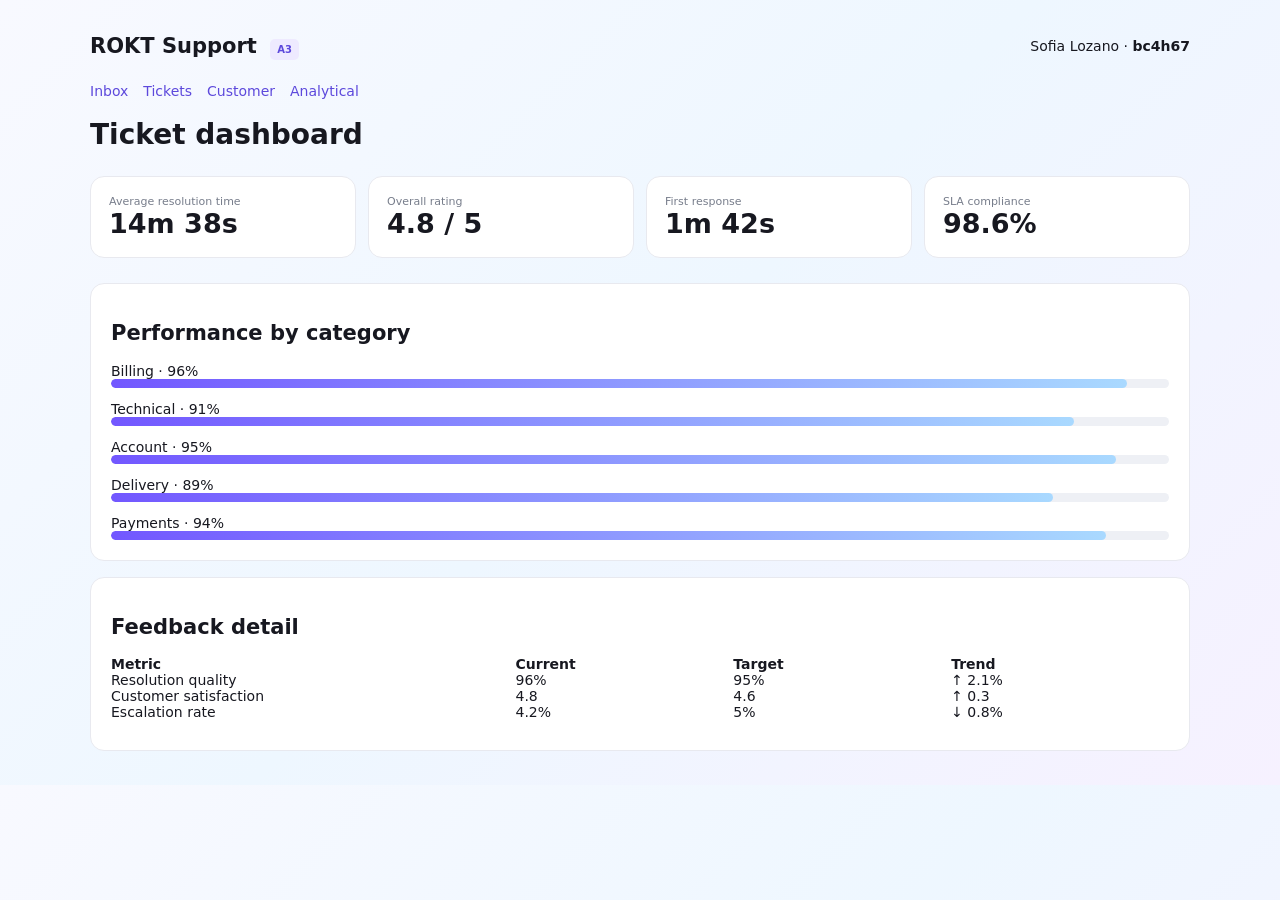
<file: pages/tickets.html>
<!doctype html><html lang="en"><head><meta charset="utf-8"><meta name="viewport" content="width=device-width,initial-scale=1"><title>ROKT Support — Tickets</title><style>body{margin:0;font:14px Inter,system-ui;background:linear-gradient(135deg,#f8f9ff,#eef7ff,#f6f1ff);color:#171820}.wrap{max-width:1100px;margin:auto;padding:34px}.top{display:flex;justify-content:space-between;align-items:center}.brand{font-size:21px;font-weight:850}.brand span{font-size:10px;background:#eeeaff;color:#5d49dc;padding:5px 7px;border-radius:5px;margin-left:6px}.grid{display:grid;grid-template-columns:repeat(4,1fr);gap:12px;margin:25px 0}.card{background:#fff;border:1px solid #e8e9ef;border-radius:14px;padding:18px}.num{font-size:27px;font-weight:800}.muted{color:#777d8b;font-size:11px}.section{background:#fff;border:1px solid #e8e9ef;border-radius:14px;padding:20px}.bars{display:grid;gap:13px;margin-top:16px}.bar{height:9px;background:#eef0f5;border-radius:99px;overflow:hidden}.fill{height:100%;background:linear-gradient(90deg,#7257ff,#a9d9ff);border-radius:99px}.row{display:grid;grid-template-columns:1.3fr .7fr .7fr .7fr;margin:10px 0}.nav{margin-top:25px}.nav a{color:#5d49dc;margin-right:15px;text-decoration:none}@media(max-width:700px){.grid{grid-template-columns:1fr 1fr}.row{grid-template-columns:1fr 1fr}.wrap{padding:20px}}</style></head><body><div class="wrap"><div class="top"><div class="brand">ROKT Support <span>A3</span></div><div>Sofia Lozano · <b>bc4h67</b></div></div><nav class="nav"><a href="customer-support.html">Inbox</a><a href="tickets.html">Tickets</a><a href="customers.html">Customer</a><a href="analytical.html">Analytical</a></nav><h1>Ticket dashboard</h1><div class="grid"><div class="card"><div class="muted">Average resolution time</div><div class="num">14m 38s</div></div><div class="card"><div class="muted">Overall rating</div><div class="num">4.8 / 5</div></div><div class="card"><div class="muted">First response</div><div class="num">1m 42s</div></div><div class="card"><div class="muted">SLA compliance</div><div class="num">98.6%</div></div></div><div class="section"><h2>Performance by category</h2><div class="bars"><div>Billing · 96%<div class="bar"><div class="fill" style="width:96%"></div></div></div><div>Technical · 91%<div class="bar"><div class="fill" style="width:91%"></div></div></div><div>Account · 95%<div class="bar"><div class="fill" style="width:95%"></div></div></div><div>Delivery · 89%<div class="bar"><div class="fill" style="width:89%"></div></div></div><div>Payments · 94%<div class="bar"><div class="fill" style="width:94%"></div></div></div></div></div><br><div class="section"><h2>Feedback detail</h2><div class="row"><b>Metric</b><b>Current</b><b>Target</b><b>Trend</b><span>Resolution quality</span><span>96%</span><span>95%</span><span>↑ 2.1%</span><span>Customer satisfaction</span><span>4.8</span><span>4.6</span><span>↑ 0.3</span><span>Escalation rate</span><span>4.2%</span><span>5%</span><span>↓ 0.8%</span></div></div></div></body></html>
</file>
<file: css/global.css>
/* ==========================================
   PROJECT NEXUS
   GLOBAL STYLES
========================================== */

/* ==========================================
   RESET
========================================== */

*{

    margin:0;

    padding:0;

    box-sizing:border-box;

}

:root{

    --white:#FFFFFF;

    --orange:#F97316;

    --orange-dark:#EA580C;

    --yellow:#FDBA2D;

    --text-soft:rgba(255,255,255,.82);

    --glass:rgba(255,255,255,.12);

    --glass-border:rgba(255,255,255,.18);

    --shadow:0 18px 45px rgba(0,0,0,.18);

    --radius:28px;

    --transition:.30s ease;

}

html{

    scroll-behavior:smooth;

}

body{

    font-family:'Inter',sans-serif;

    min-height:100vh;

    color:var(--white);

    background:

        radial-gradient(circle at bottom,#FBBF24 0%,transparent 35%),

        linear-gradient(

            180deg,

            #FDBA2D 0%,

            #F97316 48%,

            #EA580C 100%

        );

    overflow-x:hidden;

}

a{

    text-decoration:none;

    color:inherit;

}

img{

    max-width:100%;

    display:block;

}

button{

    font-family:inherit;

    border:none;

    cursor:pointer;

}

/* ==========================================
   BACKGROUND
========================================== */

.background-glow{

    position:fixed;

    inset:0;

    pointer-events:none;

    overflow:hidden;

}

.background-glow::before{

    content:"";

    position:absolute;

    width:620px;

    height:620px;

    border-radius:50%;

    border:1px solid rgba(255,255,255,.08);

    left:-170px;

    bottom:-420px;

}

.background-glow::after{

    content:"";

    position:absolute;

    width:840px;

    height:840px;

    border-radius:50%;

    border:1px solid rgba(255,255,255,.05);

    left:-260px;

    bottom:-560px;

}

/* ==========================================
   HERO LAYOUT
========================================== */

.hero{

    width:100%;

    max-width:430px;

    min-height:100vh;

    margin:auto;

    padding:48px 32px;

    display:flex;

    flex-direction:column;

    justify-content:space-between;

    position:relative;

    z-index:2;

}

.hero-content{

    flex:1;

    display:flex;

    flex-direction:column;

    justify-content:space-between;

}

/* ==========================================
   BRAND
========================================== */

.brand{

    display:flex;

    flex-direction:column;

    align-items:center;

    text-align:center;

    margin-top:20px;

}

.logo{

    font-size:88px;

    margin-bottom:28px;

}

.company{

    font-size:15px;

    font-weight:500;

    letter-spacing:3px;

    text-transform:uppercase;

    color:rgba(255,255,255,.85);

    margin-bottom:18px;

}

h1{

    font-size:42px;

    font-weight:700;

    line-height:1.1;

    margin-bottom:14px;

}

.subtitle{

    font-size:18px;

    font-weight:400;

    color:var(--text-soft);

}

/* ==========================================
   MESSAGE
========================================== */

.message{

    display:flex;

    flex-direction:column;

    align-items:center;

    text-align:center;

    margin:56px 0;

}

.message h2{

    font-size:34px;

    font-weight:600;

    line-height:1.25;

}

.message h2:last-of-type{

    margin-top:6px;

}

.message p{

    max-width:320px;

    margin-top:28px;

    font-size:17px;

    line-height:1.8;

    color:var(--text-soft);

}

/* ==========================================
   ACTIONS
========================================== */

.hero-actions{

    width:100%;

}

.language-options{

    display:flex;

    flex-direction:column;

    gap:18px;

    margin-top:36px;

}

/* ==========================================
   BUTTONS
========================================== */

.primary-button{

    width:100%;

    height:64px;

    display:flex;

    justify-content:center;

    align-items:center;

    border-radius:50px;

    background:var(--white);

    color:var(--orange);

    font-size:18px;

    font-weight:700;

    transition:var(--transition);

    box-shadow:var(--shadow);

}

.primary-button:hover{

    transform:translateY(-4px);

}

.primary-button:active{

    transform:scale(.98);

}

/* ==========================================
   GLASS COMPONENT
========================================== */

.glass{

    background:var(--glass);

    border:1px solid var(--glass-border);

    backdrop-filter:blur(20px);

    -webkit-backdrop-filter:blur(20px);

    box-shadow:var(--shadow);

    border-radius:var(--radius);

}

/* ==========================================
   CONTAINERS
========================================== */

.container{

    width:100%;

    max-width:430px;

    margin:auto;

    min-height:100vh;

    position:relative;

    z-index:2;

}

/* ==========================================
   FOOTER
========================================== */

.footer{

    margin-top:48px;

    padding-bottom:24px;

    text-align:center;

}

.footer p{

    font-size:13px;

    line-height:1.7;

    color:rgba(255,255,255,.72);

}

/* ==========================================
   UTILITIES
========================================== */

.hidden{

    display:none !important;

}

.text-center{

    text-align:center;

}

.w-100{

    width:100%;

}

/* ==========================================
   MOBILE
========================================== */

@media(max-width:430px){

    .hero{

        padding:40px 26px;

    }

    .logo{

        font-size:76px;

    }

    .company{

        font-size:13px;

        letter-spacing:2px;

    }

    h1{

        font-size:36px;

    }

    .subtitle{

        font-size:16px;

    }

    .message{

        margin:42px 0;

    }

    .message h2{

        font-size:30px;

    }

    .message p{

        font-size:16px;

    }

    .primary-button{

        height:60px;

        font-size:17px;

    }

}
</file>
<file: css/animations.css>
/* ==========================================
   PROJECT NEXUS
   ANIMATIONS
========================================== */

/* ==========================================
   FADE UP
========================================== */

@keyframes fadeUp{

    from{

        opacity:0;

        transform:translateY(30px);

    }

    to{

        opacity:1;

        transform:translateY(0);

    }

}

.fade-up{

    animation:fadeUp .8s ease forwards;

}

/* ==========================================
   FADE DOWN
========================================== */

@keyframes fadeDown{

    from{

        opacity:0;

        transform:translateY(-25px);

    }

    to{

        opacity:1;

        transform:translateY(0);

    }

}

.fade-down{

    animation:fadeDown .8s ease forwards;

}

/* ==========================================
   FADE
========================================== */

@keyframes fade{

    from{

        opacity:0;

    }

    to{

        opacity:1;

    }

}

.fade{

    animation:fade .7s ease forwards;

}

/* ==========================================
   SCALE
========================================== */

@keyframes scaleIn{

    from{

        opacity:0;

        transform:scale(.92);

    }

    to{

        opacity:1;

        transform:scale(1);

    }

}

.scale{

    animation:scaleIn .45s ease forwards;

}

/* ==========================================
   SUN FLOAT
========================================== */

@keyframes sunFloat{

    0%{

        transform:translateY(0);

    }

    50%{

        transform:translateY(-10px);

    }

    100%{

        transform:translateY(0);

    }

}

.float{

    animation:sunFloat 4s ease-in-out infinite;

}

/* ==========================================
   GLOW
========================================== */

@keyframes glow{

    0%{

        filter:drop-shadow(0 0 0 rgba(255,255,255,0));

    }

    50%{

        filter:drop-shadow(0 0 18px rgba(255,255,255,.30));

    }

    100%{

        filter:drop-shadow(0 0 0 rgba(255,255,255,0));

    }

}

.glow{

    animation:glow 3.5s ease-in-out infinite;

}

/* ==========================================
   BUTTON HOVER
========================================== */

.hover-lift{

    transition:

        transform .25s ease,

        box-shadow .25s ease;

}

.hover-lift:hover{

    transform:translateY(-4px);

}

.hover-lift:active{

    transform:scale(.98);

}

/* ==========================================
   LOADER
========================================== */

@keyframes loadingBar{

    from{

        width:0;

    }

    to{

        width:100%;

    }

}

.loading-bar{

    animation:loadingBar 1s ease forwards;

}

/* ==========================================
   CARD STAGGER
========================================== */

.stagger-1{

    animation-delay:.08s;

}

.stagger-2{

    animation-delay:.16s;

}

.stagger-3{

    animation-delay:.24s;

}

.stagger-4{

    animation-delay:.32s;

}

.stagger-5{

    animation-delay:.40s;

}

.stagger-6{

    animation-delay:.48s;

}

/* ==========================================
   PANEL SLIDE
========================================== */

@keyframes slideRight{

    from{

        transform:translateX(100%);

    }

    to{

        transform:translateX(0);

    }

}

.slide-right{

    animation:slideRight .35s ease forwards;

}

/* ==========================================
   PULSE
========================================== */

@keyframes pulse{

    0%{

        transform:scale(1);

    }

    50%{

        transform:scale(1.03);

    }

    100%{

        transform:scale(1);

    }

}

.pulse{

    animation:pulse 2.8s ease-in-out infinite;

}
</file>
